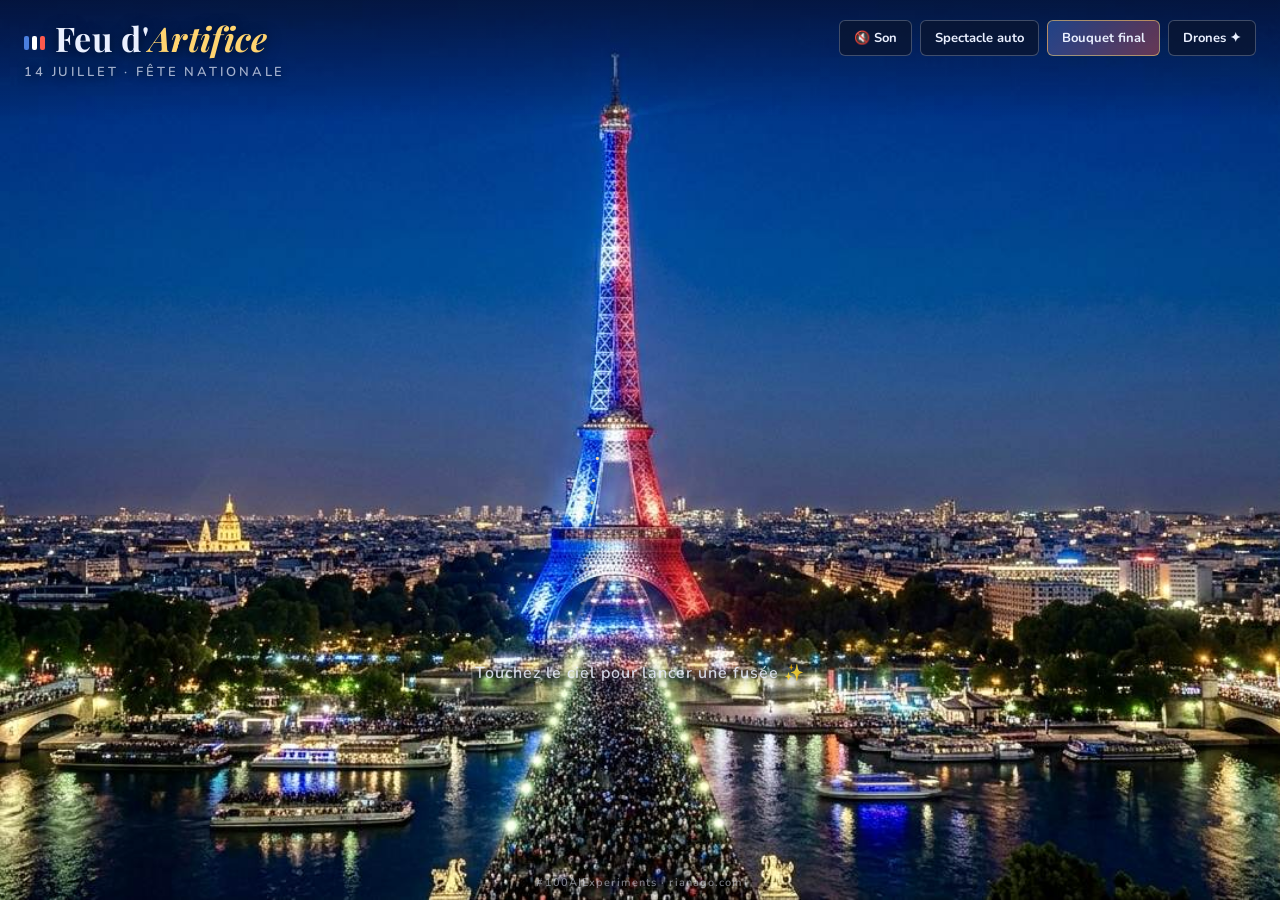
<file: feu-artifice.html>
<!DOCTYPE html>
<html lang="fr">
<head>
<meta charset="UTF-8">
<meta name="viewport" content="width=device-width, initial-scale=1.0, user-scalable=no">
<title>Feu d'Artifice — 14 Juillet</title>
<link rel="preconnect" href="https://fonts.googleapis.com">
<link rel="preconnect" href="https://fonts.gstatic.com" crossorigin>
<link href="https://fonts.googleapis.com/css2?family=Playfair+Display:ital,wght@0,500;0,700;1,500&family=Nunito:wght@400;600;700&display=swap" rel="stylesheet">
<style>
  :root {
    --bleu: #4A7FE0;
    --rouge: #FF5A4E;
    --gold: #FFD470;
    --ink: #EAF0FF;
    --radius: 6px;
  }
  * { margin: 0; padding: 0; box-sizing: border-box; }
  html, body { height: 100%; overflow: hidden; background: #060B1A; }
  body {
    font-family: 'Nunito', sans-serif; color: var(--ink);
    background-image: url("[data-uri]");
    background-size: cover;
    background-position: center bottom;
    background-repeat: no-repeat;
  }
  #sky { position: fixed; inset: 0; display: block; cursor: crosshair; touch-action: manipulation; }

  header {
    position: fixed; top: 0; left: 0; right: 0;
    padding: 20px 24px 40px;
    display: flex; justify-content: space-between; align-items: flex-start;
    pointer-events: none;
    background: linear-gradient(to bottom, rgba(6,11,26,0.6), transparent);
    z-index: 3;
  }
  .title-block { pointer-events: none; }
  h1 {
    font-family: 'Playfair Display', serif;
    font-weight: 700; font-size: clamp(22px, 4vw, 34px);
    letter-spacing: 0.01em; line-height: 1.1;
    text-shadow: 0 2px 14px rgba(0,0,0,0.7);
  }
  h1 .accent { color: var(--gold); font-style: italic; }
  .subtitle {
    font-size: clamp(11px, 1.6vw, 13px); font-weight: 600;
    letter-spacing: 0.22em; text-transform: uppercase;
    color: rgba(234,240,255,0.7); margin-top: 6px;
    text-shadow: 0 1px 8px rgba(0,0,0,0.7);
  }
  .tricolore { display: inline-flex; gap: 3px; margin-right: 10px; vertical-align: middle; }
  .tricolore i { width: 5px; height: 14px; border-radius: 2px; display: block; }
  .tricolore i:nth-child(1) { background: var(--bleu); }
  .tricolore i:nth-child(2) { background: #fff; }
  .tricolore i:nth-child(3) { background: var(--rouge); }

  .controls { display: flex; gap: 8px; flex-wrap: wrap; justify-content: flex-end; pointer-events: auto; }
  button {
    font-family: 'Nunito', sans-serif; font-weight: 700; font-size: 13px;
    color: var(--ink);
    background: rgba(10,20,45,0.7);
    border: 1px solid rgba(234,240,255,0.25);
    border-radius: var(--radius);
    padding: 8px 14px;
    cursor: pointer;
    backdrop-filter: blur(6px);
    transition: background 0.2s, border-color 0.2s, transform 0.1s;
  }
  button:hover { background: rgba(30,48,92,0.85); border-color: rgba(234,240,255,0.5); }
  button:active { transform: scale(0.97); }
  button:focus-visible { outline: 2px solid var(--gold); outline-offset: 2px; }
  button.on { border-color: var(--gold); color: var(--gold); }
  button.finale {
    background: linear-gradient(135deg, rgba(74,127,224,0.4), rgba(255,90,78,0.4));
    border-color: rgba(255,212,112,0.55);
  }
  button.finale:hover { border-color: var(--gold); }

  #hint {
    position: fixed; bottom: 24vh; left: 50%; transform: translateX(-50%);
    font-size: clamp(13px, 2vw, 16px); font-weight: 600;
    letter-spacing: 0.06em;
    color: rgba(234,240,255,0.85);
    text-shadow: 0 2px 12px rgba(0,0,0,0.8);
    pointer-events: none;
    animation: breathe 2.6s ease-in-out infinite;
    transition: opacity 1s;
    z-index: 2;
    text-align: center; padding: 0 20px;
  }
  #hint.hidden { opacity: 0; }
  @keyframes breathe { 0%,100% { opacity: 0.55; } 50% { opacity: 1; } }

  footer {
    position: fixed; bottom: 10px; left: 0; right: 0;
    text-align: center; font-size: 11px; font-weight: 600;
    letter-spacing: 0.1em;
    color: rgba(234,240,255,0.5);
    text-shadow: 0 1px 6px rgba(0,0,0,0.8);
    pointer-events: none; z-index: 3;
  }

  #btnMenu {
    display: none;
    font-size: 20px; line-height: 1;
    padding: 8px 12px;
    pointer-events: auto;
  }

  @media (prefers-reduced-motion: reduce) { #hint { animation: none; } }
  @media (max-width: 640px) {
    header { padding: 14px 16px 30px; align-items: center; }
    #btnMenu { display: block; }
    .controls {
      display: none;
      position: fixed; top: 62px; right: 12px;
      flex-direction: column; align-items: stretch;
      gap: 8px;
      background: rgba(6,11,26,0.92);
      border: 1px solid rgba(234,240,255,0.2);
      border-radius: 10px;
      padding: 12px;
      backdrop-filter: blur(10px);
      box-shadow: 0 8px 30px rgba(0,0,0,0.5);
    }
    .controls.open { display: flex; }
    .controls button { text-align: left; }
    #hint { bottom: 30vh; }
  }
</style>
</head>
<body>
<canvas id="sky"></canvas>

<header>
  <div class="title-block">
    <h1><span class="tricolore"><i></i><i></i><i></i></span>Feu d'<span class="accent">Artifice</span></h1>
    <div class="subtitle" id="subtitle">14 juillet · Fête nationale</div>
  </div>
  <button id="btnMenu" aria-label="Menu" aria-expanded="false">☰</button>
  <div class="controls" id="controls">
    <button id="btnSound" aria-pressed="false">🔇 <span>Son</span></button>
    <button id="btnAuto" aria-pressed="false"><span>Spectacle auto</span></button>
    <button id="btnFinale" class="finale"><span>Bouquet final</span></button>
    <button id="btnDrones"><span>Drones ✦</span></button>
  </div>
</header>

<div id="hint">Touchez le ciel pour lancer une fusée ✨</div>
<footer id="credit">#100AIExperiments · rianago.com</footer>

<script>
'use strict';

/* ============================== Canvas ============================== */
const canvas = document.getElementById('sky');
const ctx = canvas.getContext('2d');
let W = 0, H = 0, DPR = 1;
const reducedMotion = window.matchMedia('(prefers-reduced-motion: reduce)').matches;

function resize() {
  DPR = Math.min(window.devicePixelRatio || 1, 2);
  W = window.innerWidth; H = window.innerHeight;
  canvas.width = W * DPR; canvas.height = H * DPR;
  canvas.style.width = W + 'px'; canvas.style.height = H + 'px';
  ctx.setTransform(DPR, 0, 0, DPR, 0, 0);
}
window.addEventListener('resize', resize);

/* ============================== Palette ============================== */
// Matched to the reference: gold-dominant, with red, silver-white,
// ice blue, and a hint of pale green. No rainbow tones.
const COLORS = {
  gold:   { h: 42,  s: 95, l: 66 },
  blanc:  { h: 220, s: 25, l: 92 },   // silver-white
  rouge:  { h: 4,   s: 90, l: 60 },
  bleu:   { h: 205, s: 70, l: 70 },   // icy blue
  vert:   { h: 140, s: 45, l: 68 }    // pale silvery green
};
// Weighted: gold and silver dominate, like a real show
const PALETTE = [
  COLORS.gold, COLORS.gold, COLORS.gold,
  COLORS.blanc, COLORS.blanc,
  COLORS.rouge, COLORS.rouge,
  COLORS.bleu,
  COLORS.vert
];
const TRICOLORE = [COLORS.bleu, COLORS.blanc, COLORS.rouge];
function hsl(c, l, a) {
  return `hsla(${c.h},${c.s}%,${l !== undefined ? l : c.l}%,${a !== undefined ? a : 1})`;
}
const rand = (a, b) => a + Math.random() * (b - a);
const pick = arr => arr[Math.floor(Math.random() * arr.length)];

/* ============================== Audio ============================== */
let audioCtx = null, masterGain = null, soundOn = false;

function initAudio() {
  if (audioCtx) return;
  audioCtx = new (window.AudioContext || window.webkitAudioContext)();
  masterGain = audioCtx.createGain();
  masterGain.gain.value = 0.5;
  masterGain.connect(audioCtx.destination);
}

function noiseBuffer(duration) {
  const len = Math.floor(audioCtx.sampleRate * duration);
  const buf = audioCtx.createBuffer(1, len, audioCtx.sampleRate);
  const data = buf.getChannelData(0);
  for (let i = 0; i < len; i++) data[i] = Math.random() * 2 - 1;
  return buf;
}

function playLaunch() {
  if (!soundOn || !audioCtx) return;
  const t = audioCtx.currentTime;
  const src = audioCtx.createBufferSource();
  src.buffer = noiseBuffer(0.7);
  const bp = audioCtx.createBiquadFilter();
  bp.type = 'bandpass'; bp.Q.value = 9;
  bp.frequency.setValueAtTime(600, t);
  bp.frequency.exponentialRampToValueAtTime(2400, t + 0.65);
  const g = audioCtx.createGain();
  g.gain.setValueAtTime(0.05, t);
  g.gain.exponentialRampToValueAtTime(0.012, t + 0.65);
  src.connect(bp); bp.connect(g); g.connect(masterGain);
  src.start(t); src.stop(t + 0.7);
}

function playBoom(size) {
  if (!soundOn || !audioCtx) return;
  const t = audioCtx.currentTime;
  const osc = audioCtx.createOscillator();
  osc.type = 'sine';
  osc.frequency.setValueAtTime(130, t);
  osc.frequency.exponentialRampToValueAtTime(32, t + 0.38);
  const og = audioCtx.createGain();
  og.gain.setValueAtTime(0.55 * size, t);
  og.gain.exponentialRampToValueAtTime(0.001, t + 0.42);
  osc.connect(og); og.connect(masterGain);
  osc.start(t); osc.stop(t + 0.48);
  const src = audioCtx.createBufferSource();
  src.buffer = noiseBuffer(1.4);
  const lp = audioCtx.createBiquadFilter();
  lp.type = 'lowpass';
  lp.frequency.setValueAtTime(5500, t);
  lp.frequency.exponentialRampToValueAtTime(280, t + 1.2);
  const g = audioCtx.createGain();
  g.gain.setValueAtTime(0.45 * size, t);
  g.gain.exponentialRampToValueAtTime(0.001, t + 1.3);
  src.connect(lp); lp.connect(g); g.connect(masterGain);
  src.start(t); src.stop(t + 1.4);
}

function playCrackle() {
  if (!soundOn || !audioCtx) return;
  const t0 = audioCtx.currentTime;
  for (let i = 0; i < 14; i++) {
    const t = t0 + rand(0, 1.0);
    const src = audioCtx.createBufferSource();
    src.buffer = noiseBuffer(0.03);
    const hp = audioCtx.createBiquadFilter();
    hp.type = 'highpass'; hp.frequency.value = 3000;
    const g = audioCtx.createGain();
    g.gain.setValueAtTime(0.07, t);
    g.gain.exponentialRampToValueAtTime(0.001, t + 0.03);
    src.connect(hp); hp.connect(g); g.connect(masterGain);
    src.start(t); src.stop(t + 0.04);
  }
}

/* ============================== Fireworks ============================== */
const rockets = [];
const particles = [];
const smoke = [];
const MAX_PARTICLES = reducedMotion ? 1200 : 4200;
const MAX_SMOKE = reducedMotion ? 24 : 70;
const SHELLS = ['peony', 'peony', 'tricolore', 'willow', 'crackle', 'chrys', 'double', 'palm'];

function spawnSmoke(x, y, color, amount) {
  const n = Math.floor(amount * (reducedMotion ? 0.5 : 1));
  for (let i = 0; i < n; i++) {
    const a = rand(0, Math.PI * 2);
    const d = rand(0, 40);
    smoke.push({
      x: x + Math.cos(a) * d,
      y: y + Math.sin(a) * d,
      vx: rand(-0.25, 0.35),          // slight drift, light breeze to the right
      vy: rand(-0.35, -0.08),         // smoke rises slowly
      r: rand(14, 30),                // starting radius
      growth: rand(0.10, 0.22),       // expands over time
      life: 1,
      decay: rand(0.0018, 0.0032),    // lingers several seconds
      tint: color                      // faint color memory of the burst
    });
  }
  if (smoke.length > MAX_SMOKE) smoke.splice(0, smoke.length - MAX_SMOKE);
}

function launch(tx, ty, forcedShell) {
  const sx = rand(W * 0.2, W * 0.8);
  rockets.push({
    x: sx, y: H,
    tx, ty: Math.max(ty, H * 0.08),
    vx: (tx - sx) / 80,
    vy: -rand(10, 12.5),
    shell: forcedShell || pick(SHELLS),
    color: pick(PALETTE),
    color2: pick(PALETTE),
    trail: []
  });
  playLaunch();
}

function burst(x, y, color, opts) {
  const n = Math.floor(opts.count * (reducedMotion ? 0.45 : 1));
  for (let i = 0; i < n; i++) {
    const a = opts.ring ? (i / n) * Math.PI * 2 + rand(-0.03, 0.03) : rand(0, Math.PI * 2);
    const s = opts.ring ? opts.speed : rand(opts.speed * 0.3, opts.speed);
    particles.push(makeParticle(x, y, Math.cos(a) * s, Math.sin(a) * s,
      opts.multi ? pick(PALETTE) : color, opts));
  }
}

function explode(r) {
  const x = r.x, y = r.y;

  if (r.shell === 'tricolore') {
    burst(x, y, COLORS.bleu,  { count: 60, speed: 8.2, ring: true, decay: rand(0.007,0.010), gravity: 0.030, drag: 0.985, size: 2.6 });
    burst(x, y, COLORS.blanc, { count: 52, speed: 5.8, ring: true, decay: rand(0.007,0.010), gravity: 0.030, drag: 0.985, size: 2.4 });
    burst(x, y, COLORS.rouge, { count: 44, speed: 3.4, ring: true, decay: rand(0.007,0.010), gravity: 0.030, drag: 0.985, size: 2.4 });
    playBoom(1.25);
  } else if (r.shell === 'willow') {
    burst(x, y, COLORS.gold, { count: 110, speed: 7, decay: rand(0.0028,0.005), gravity: 0.05, drag: 0.992, size: 2.1, trail: true });
    playBoom(1);
  } else if (r.shell === 'crackle') {
    burst(x, y, COLORS.blanc, { count: 90, speed: 8.5, decay: rand(0.010,0.016), gravity: 0.032, drag: 0.978, size: 2.4, crackle: true });
    playBoom(1.1);
    playCrackle();
  } else if (r.shell === 'chrys') {
    burst(x, y, r.color, { count: 130, speed: 9, decay: rand(0.006,0.010), gravity: 0.034, drag: 0.984, size: 2.3, trail: true });
    playBoom(1.15);
  } else if (r.shell === 'double') {
    // Two-tone double break: outer sphere one color, delayed inner pistil another
    burst(x, y, r.color, { count: 110, speed: 9.5, decay: rand(0.007,0.010), gravity: 0.032, drag: 0.983, size: 2.4 });
    const c2 = r.color2;
    setTimeout(() => {
      burst(x, y, c2, { count: 60, speed: 4.2, decay: 0.012, gravity: 0.03, drag: 0.982, size: 2.6 });
      playBoom(0.7);
    }, 180);
    playBoom(1.2);
  } else if (r.shell === 'palm') {
    // Thick rising arms with heavy trails
    burst(x, y, pick([COLORS.gold, COLORS.gold, COLORS.rouge]),
      { count: 34, speed: 8, decay: rand(0.005,0.008), gravity: 0.055, drag: 0.993, size: 3.4, trail: true });
    playBoom(1.1);
  } else { // peony — multicolor half the time
    const multi = Math.random() < 0.5;
    burst(x, y, r.color, { count: 140, speed: 9.5, decay: rand(0.007,0.012), gravity: 0.031, drag: 0.982, size: 2.5, multi });
    playBoom(1.15);
  }
  // Central flash
  particles.push(makeParticle(x, y, 0, 0, COLORS.blanc, {
    decay: 0.07, gravity: 0, drag: 1, size: 38, flash: true
  }));
  // Smoke plume left hanging where the shell broke
  spawnSmoke(x, y, r.shell === 'willow' || r.shell === 'palm' ? COLORS.gold : r.color, 10);
}

function makeParticle(x, y, vx, vy, color, opts) {
  return {
    x, y, vx, vy, color,
    life: 1,
    decay: opts.decay,
    gravity: opts.gravity,
    drag: opts.drag,
    size: opts.size,
    trail: !!opts.trail,
    crackle: !!opts.crackle,
    flash: !!opts.flash,
    px: x, py: y
  };
}

/* ============================== Drones ============================== */
// Light-drone formations, like the recent July 14 shows:
// a heart, a second Eiffel Tower, and the outline of the Paris map.
const drones = [];
const DRONE_COUNT = reducedMotion ? 110 : 240;
const DRONE_SHAPES = ['heart', 'bridge', 'paris'];
const DRONE_COLORS = {
  heart: { h: 4,   s: 90, l: 62 },   // red heart
  bridge: { h: 210, s: 30, l: 88 },
  paris: { h: 210, s: 30, l: 88 }
};
const D_ICE  = { h: 210, s: 30, l: 88 };   // white structure
const D_BLUE = { h: 212, s: 85, l: 66 };   // bright blue accents
let droneIdx = -1, dronePhase = 'idle', droneTimer = 0;

function samplePolylines(lines, n) {
  // Distribute n drones evenly along a set of polylines, keeping each line's color
  const segs = [];
  let total = 0;
  for (const ln of lines) {
    const m = ln.closed ? ln.pts.length : ln.pts.length - 1;
    for (let i = 0; i < m; i++) {
      const a = ln.pts[i], b = ln.pts[(i + 1) % ln.pts.length];
      const len = Math.hypot(b.x - a.x, b.y - a.y);
      if (len > 0.01) { segs.push({ a, b, len, c: ln.c }); total += len; }
    }
  }
  const out = [];
  for (let i = 0; i < n; i++) {
    let d = ((i + 0.5) / n) * total;
    for (const s of segs) {
      if (d <= s.len) {
        const t = d / s.len;
        out.push({ x: s.a.x + (s.b.x - s.a.x) * t, y: s.a.y + (s.b.y - s.a.y) * t, c: s.c });
        break;
      }
      d -= s.len;
    }
  }
  while (out.length < n) out.push(out[out.length - 1]);
  return out;
}

function shapePoints(name, n) {
  const cx = W * 0.5, cy = H * 0.30, S = Math.min(W, H) * 0.28;

  if (name === 'heart') {
    const pts = [];
    for (let i = 0; i < n; i++) {
      const t = (i / n) * Math.PI * 2;
      const hx = 16 * Math.pow(Math.sin(t), 3);
      const hy = 13 * Math.cos(t) - 5 * Math.cos(2 * t) - 2 * Math.cos(3 * t) - Math.cos(4 * t);
      pts.push({ x: cx + hx * (S / 16), y: cy - hy * (S / 16) });
    }
    return pts;
  }

  if (name === 'bridge') {
    // The spiral aqueduct from the show: a ribbon winding upward,
    // blue deck bands on the front arcs, white arches hanging beneath.
    const lines = [];
    const turns = 2.2;
    const Rx = S * 0.85, Ry = S * 0.26;
    const climb = S * 1.55;
    const yBottom = cy + S * 0.75;
    const P = 150; // path resolution
    // Build the spiral in segments so front (blue deck) and back (white) alternate
    let cur = null, curFront = null;
    for (let i = 0; i <= P; i++) {
      const u = i / P;
      const th = u * turns * Math.PI * 2 - Math.PI / 2;
      const front = Math.sin(th) > 0.25;
      const x = cx + Rx * (1 - 0.18 * u) * Math.cos(th);
      const y = yBottom - climb * u + Ry * Math.sin(th);
      if (front !== curFront) {
        if (cur && cur.pts.length > 1) lines.push(cur);
        cur = { c: front ? D_BLUE : D_ICE, pts: [] };
        curFront = front;
      }
      cur.pts.push({ x, y });
    }
    if (cur && cur.pts.length > 1) lines.push(cur);
    // Hanging arches under the front deck bands
    const archW = S * 0.34, archH = S * 0.30;
    for (let j = 0; j < 8; j++) {
      const u = 0.06 + (j / 8) * 0.88;
      const th = u * turns * Math.PI * 2 - Math.PI / 2;
      if (Math.sin(th) < 0.45) continue; // only under visible deck
      const ax = cx + Rx * (1 - 0.18 * u) * Math.cos(th);
      const ay = yBottom - climb * u + Ry * Math.sin(th);
      const arch = { c: D_ICE, pts: [] };
      for (let m = 0; m <= 8; m++) {
        const t = m / 8;
        arch.pts.push({
          x: ax + (t - 0.5) * archW,
          y: ay + archH - archH * Math.sin(Math.PI * t) * 0.92
        });
      }
      lines.push(arch);
    }
    return samplePolylines(lines, n);
  }

  // paris — the drone map: boundary, Seine in blue, and the arrondissement web
  const N = (x, y) => ({ x: cx + x * S * 1.35, y: cy - y * S * 1.35 });
  const L = (c, arr, closed) => ({ c, closed, pts: arr.map(p => N(p[0], p[1])) });
  const lines = [
    // Le periph
    L(D_ICE, [
      [-1.00,-0.02],[-0.94,0.24],[-0.80,0.42],[-0.55,0.56],[-0.25,0.66],
      [0.08,0.70],[0.40,0.66],[0.68,0.58],[0.90,0.42],[1.02,0.20],
      [1.00,-0.02],[0.90,-0.18],[0.94,-0.32],[0.82,-0.46],[0.55,-0.56],
      [0.25,-0.64],[-0.08,-0.68],[-0.40,-0.62],[-0.66,-0.52],[-0.86,-0.38],
      [-0.98,-0.20]
    ], true),
    // La Seine — bright blue, east to southwest
    L(D_BLUE, [
      [1.00,-0.02],[0.72,-0.08],[0.45,-0.12],[0.20,-0.10],[-0.02,-0.02],
      [-0.25,-0.06],[-0.45,-0.16],[-0.65,-0.30],[-0.85,-0.46],[-0.96,-0.52]
    ]),
    // Inner web of boulevards
    L(D_ICE, [
      [0.40,0.08],[0.20,0.20],[-0.06,0.24],[-0.32,0.16],
      [-0.44,0.00],[-0.34,-0.12],[-0.10,-0.18],[0.18,-0.16],[0.38,-0.06]
    ], true),
    // Radials to the north boundary
    L(D_ICE, [[-0.32,0.16],[-0.48,0.58]]),
    L(D_ICE, [[-0.06,0.24],[-0.10,0.67]]),
    L(D_ICE, [[0.20,0.20],[0.30,0.67]]),
    L(D_ICE, [[0.40,0.08],[0.72,0.55]]),
    // East-west connectors
    L(D_ICE, [[-0.44,0.00],[-0.98,-0.02]]),
    L(D_ICE, [[0.40,0.08],[0.75,0.12],[1.00,0.10]]),
    // Radials to the south
    L(D_ICE, [[-0.34,-0.12],[-0.52,-0.56]]),
    L(D_ICE, [[-0.10,-0.18],[-0.14,-0.66]]),
    L(D_ICE, [[0.18,-0.16],[0.30,-0.62]]),
    L(D_ICE, [[0.38,-0.06],[0.62,-0.52]]),
    // A couple of inner crossings for the arrondissement cells
    L(D_ICE, [[-0.06,0.24],[0.00,-0.02],[-0.10,-0.18]]),
    L(D_ICE, [[-0.70,0.30],[-0.32,0.16]]),
    L(D_ICE, [[0.55,-0.30],[0.18,-0.16]])
  ];
  return samplePolylines(lines, n);
}

function setDroneTargets(name) {
  const pts = shapePoints(name, drones.length);
  const color = DRONE_COLORS[name];
  drones.forEach((d, i) => { d.tx = pts[i].x; d.ty = pts[i].y; d.color = pts[i].c || color; });
}

function startDroneShow() {
  hideHint();
  if (dronePhase !== 'idle') { advanceDrones(); return; } // press again = next shape
  drones.length = 0;
  // take off from behind the tower base, staggered
  for (let i = 0; i < DRONE_COUNT; i++) {
    drones.push({
      x: W * 0.5 + rand(-W * 0.12, W * 0.12),
      y: H + rand(10, 160),
      tx: 0, ty: 0,
      color: DRONE_COLORS.heart,
      flicker: rand(0, Math.PI * 2)
    });
  }
  droneIdx = 0;
  setDroneTargets(DRONE_SHAPES[0]);
  dronePhase = 'assembling';
  droneTimer = 0;
}

function advanceDrones() {
  droneIdx++;
  if (droneIdx >= DRONE_SHAPES.length) {
    dronePhase = 'leaving';
    drones.forEach(d => { d.tx = d.x + rand(-60, 60); d.ty = H + 200; });
  } else {
    setDroneTargets(DRONE_SHAPES[droneIdx]);
    dronePhase = 'assembling';
    droneTimer = 0;
  }
}

function updateDrones(dt, now) {
  if (dronePhase === 'idle') return;
  droneTimer += dt;

  for (const d of drones) {
    d.x += (d.tx - d.x) * 0.035 * dt;
    d.y += (d.ty - d.y) * 0.035 * dt;
  }
  if (dronePhase === 'assembling' && droneTimer > 170) { dronePhase = 'holding'; droneTimer = 0; }
  else if (dronePhase === 'holding' && droneTimer > 300) { advanceDrones(); }
  else if (dronePhase === 'leaving' && droneTimer > 220) { dronePhase = 'idle'; drones.length = 0; }

  // Render: steady glowing dots, gentle shimmer
  for (const d of drones) {
    const tw = 0.75 + Math.sin(now / 300 + d.flicker) * 0.25;
    ctx.fillStyle = hsl(d.color, undefined, 0.16 * tw);
    ctx.beginPath();
    ctx.arc(d.x, d.y, 4.5, 0, Math.PI * 2);
    ctx.fill();
    ctx.fillStyle = hsl(d.color, Math.min(d.color.l + 20, 90), 0.95 * tw);
    ctx.beginPath();
    ctx.arc(d.x, d.y, 1.5, 0, Math.PI * 2);
    ctx.fill();
  }
}

/* ============================== Modes ============================== */
let autoMode = false, autoTimer = 0;
let finaleQueue = 0, finaleTimer = 0;

function startFinale() {
  finaleQueue = reducedMotion ? 14 : 26;
  hideHint();
}

/* ============================== Loop ============================== */
let last = performance.now();

function frame(now) {
  const dt = Math.min((now - last) / 16.67, 3);
  last = now;

  // Fade previous frame toward transparent (photo shows through)
  ctx.globalCompositeOperation = 'destination-out';
  ctx.fillStyle = 'rgba(0,0,0,0.15)';
  ctx.fillRect(0, 0, W, H);

  // Auto mode
  if (autoMode && finaleQueue === 0) {
    autoTimer -= dt;
    if (autoTimer <= 0) {
      launch(rand(W * 0.15, W * 0.85), rand(H * 0.10, H * 0.42));
      autoTimer = rand(38, 85);
    }
  }
  // Finale
  if (finaleQueue > 0) {
    finaleTimer -= dt;
    if (finaleTimer <= 0) {
      launch(rand(W * 0.1, W * 0.9), rand(H * 0.08, H * 0.48),
             finaleQueue === 1 ? 'tricolore' : undefined);
      finaleQueue--;
      finaleTimer = rand(5, 14);
    }
  }

  // Smoke: soft, slow, drawn under the sparks (normal blending, not additive)
  ctx.globalCompositeOperation = 'source-over';
  for (let i = smoke.length - 1; i >= 0; i--) {
    const s = smoke[i];
    s.x += s.vx * dt;
    s.y += s.vy * dt;
    s.r += s.growth * dt;
    s.life -= s.decay * dt;
    if (s.life <= 0) { smoke.splice(i, 1); continue; }
    // Rises then thins: opacity peaks early, fades long
    const a = Math.min(s.life, 0.85) * 0.13;
    const g = ctx.createRadialGradient(s.x, s.y, 0, s.x, s.y, s.r);
    // faint tint of the burst color in the core, neutral gray at the edge
    g.addColorStop(0, `hsla(${s.tint.h},${Math.round(s.tint.s*0.25)}%,72%,${a})`);
    g.addColorStop(0.6, `rgba(165,170,185,${a * 0.7})`);
    g.addColorStop(1, 'rgba(165,170,185,0)');
    ctx.fillStyle = g;
    ctx.beginPath();
    ctx.arc(s.x, s.y, s.r, 0, Math.PI * 2);
    ctx.fill();
  }

  ctx.globalCompositeOperation = 'lighter';

  // Rockets
  for (let i = rockets.length - 1; i >= 0; i--) {
    const r = rockets[i];
    r.x += r.vx * dt;
    r.y += r.vy * dt;
    r.vy += 0.015 * dt;
    ctx.fillStyle = hsl(COLORS.gold, 82, 0.95);
    ctx.beginPath();
    ctx.arc(r.x + rand(-1, 1), r.y, 1.6, 0, Math.PI * 2);
    ctx.fill();
    if (r.y <= r.ty || r.vy > -1.5) {
      explode(r);
      rockets.splice(i, 1);
    }
  }

  // Particles
  if (particles.length > MAX_PARTICLES) particles.splice(0, particles.length - MAX_PARTICLES);
  for (let i = particles.length - 1; i >= 0; i--) {
    const p = particles[i];
    p.px = p.x; p.py = p.y;
    p.vx *= Math.pow(p.drag, dt);
    p.vy = p.vy * Math.pow(p.drag, dt) + p.gravity * dt;
    p.x += p.vx * dt;
    p.y += p.vy * dt;
    p.life -= p.decay * dt;
    if (p.life <= 0) { particles.splice(i, 1); continue; }

    if (p.flash) {
      ctx.fillStyle = hsl(p.color, 96, p.life * 0.7);
      ctx.beginPath();
      ctx.arc(p.x, p.y, p.size * p.life, 0, Math.PI * 2);
      ctx.fill();
      continue;
    }
    const alpha = p.life;
    // Subtle comet tail: short stretch along the velocity, so the color stays dominant
    const speed = Math.hypot(p.vx, p.vy);
    const tail = p.trail ? 3 : 1.2 + speed * 0.35;
    ctx.strokeStyle = hsl(p.color, undefined, alpha);
    ctx.lineCap = 'round';
    ctx.lineWidth = p.size * (0.35 + p.life * 0.65);
    ctx.beginPath();
    ctx.moveTo(p.x - p.vx * tail, p.y - p.vy * tail);
    ctx.lineTo(p.x, p.y);
    ctx.stroke();
    // Head: a brighter tint of the same color, not white
    if (p.life > 0.45) {
      ctx.fillStyle = hsl(p.color, Math.min(p.color.l + 18, 88), alpha * 0.6);
      ctx.beginPath();
      ctx.arc(p.x, p.y, Math.max(0.7, p.size * 0.4 * p.life), 0, Math.PI * 2);
      ctx.fill();
    }
    if (p.crackle && Math.random() < 0.08 * dt) {
      ctx.fillStyle = hsl(COLORS.gold, 88, 1);
      ctx.beginPath();
      ctx.arc(p.x + rand(-4, 4), p.y + rand(-4, 4), 1.3, 0, Math.PI * 2);
      ctx.fill();
    }
  }

  // Drones (drawn over the fireworks, steady lights)
  updateDrones(dt, now);

  requestAnimationFrame(frame);
}

/* ============================== UI ============================== */
const btnSound = document.getElementById('btnSound');
const btnAuto = document.getElementById('btnAuto');
const btnFinale = document.getElementById('btnFinale');
const btnDrones = document.getElementById('btnDrones');
const btnMenu = document.getElementById('btnMenu');
const controls = document.getElementById('controls');
const hint = document.getElementById('hint');
let hintHidden = false;

function hideHint() {
  if (!hintHidden) { hint.classList.add('hidden'); hintHidden = true; }
}

btnSound.addEventListener('click', () => {
  initAudio();
  if (audioCtx.state === 'suspended') audioCtx.resume();
  soundOn = !soundOn;
  btnSound.classList.toggle('on', soundOn);
  btnSound.setAttribute('aria-pressed', soundOn);
  btnSound.firstChild.textContent = soundOn ? '🔊 ' : '🔇 ';
});

btnAuto.addEventListener('click', () => {
  autoMode = !autoMode;
  btnAuto.classList.toggle('on', autoMode);
  btnAuto.setAttribute('aria-pressed', autoMode);
  if (autoMode) { autoTimer = 0; hideHint(); }
});

btnFinale.addEventListener('click', startFinale);
btnDrones.addEventListener('click', startDroneShow);

btnMenu.addEventListener('click', () => {
  const open = controls.classList.toggle('open');
  btnMenu.setAttribute('aria-expanded', open);
});
// Close the mobile menu after choosing an action
controls.addEventListener('click', () => {
  if (controls.classList.contains('open')) {
    controls.classList.remove('open');
    btnMenu.setAttribute('aria-expanded', 'false');
  }
});

canvas.addEventListener('pointerdown', e => {
  if (audioCtx && audioCtx.state === 'suspended') audioCtx.resume();
  launch(e.clientX, e.clientY);
  hideHint();
});

// Init
resize();
setTimeout(() => launch(W * 0.5, H * 0.22, 'tricolore'), 700);
requestAnimationFrame(frame);
</script>
</body>
</html>
</file>
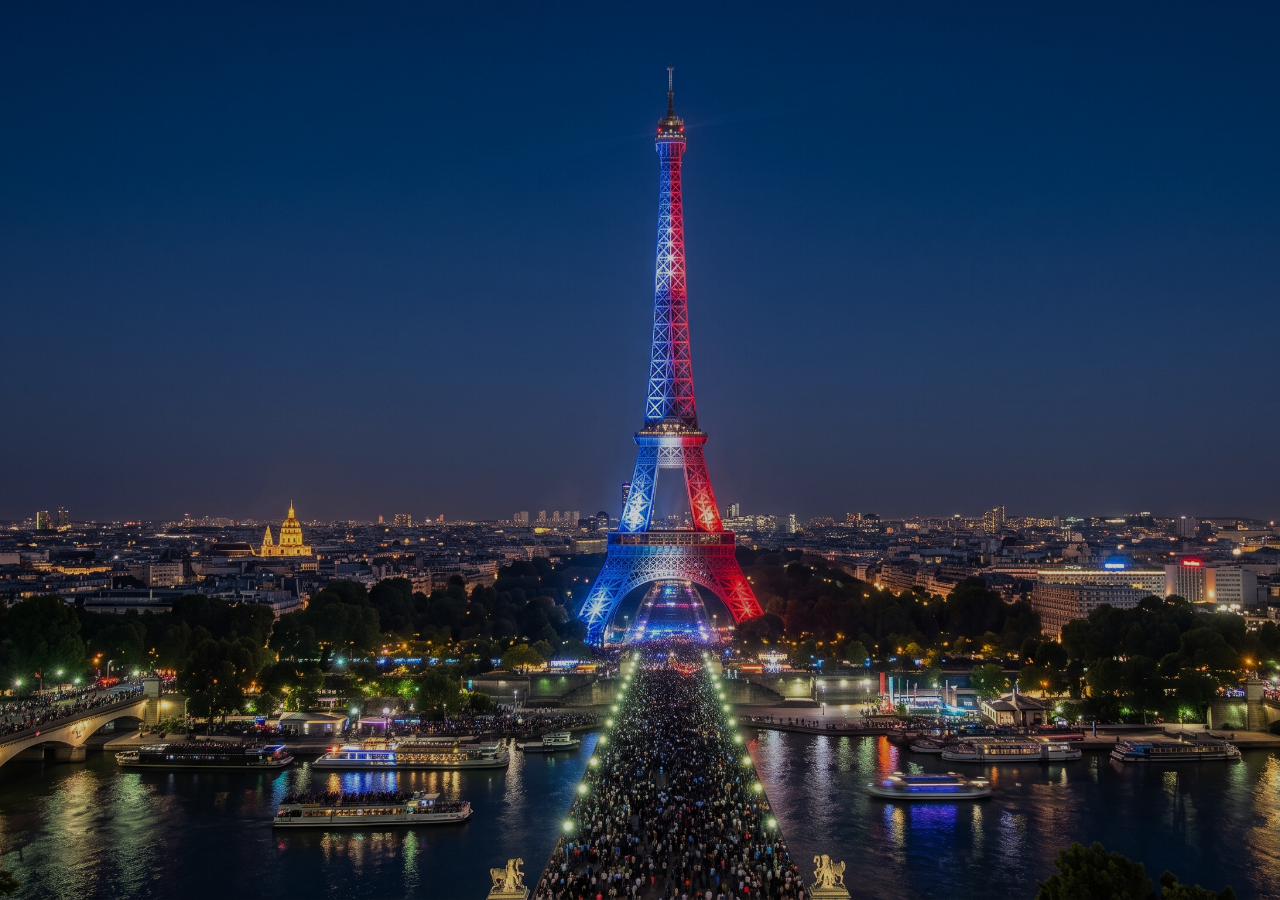
<file: FeuArtifice.html>
<!doctype html>
<html>
<head>
<meta charset="UTF-8"><meta name="viewport" content="width=device-width, initial-scale=1.0">
<title>Feu d'Artifice Bastille</title>
<style>
  body{margin:0;overflow:hidden;background:#000}
  #bg{position:fixed;top:0;left:0;width:100%;height:100%;object-fit:cover;z-index:0;opacity:.8}
  canvas{position:fixed;top:0;left:0;width:100%;height:100%;z-index:1}
</style>
</head>
<body>
<img id="bg" src="EiffelFireworks.png" >
<canvas id="c"></canvas>

<script>
const c=document.getElementById('c'),ctx=c.getContext('2d');
let w,h,fx=[],ps=[],sm=[],ac=new(AudioContext||webkitAudioContext);
const cols=['#ed2939','#ffffff','#002395'];

function resize(){w=c.width=innerWidth;h=c.height=innerHeight}
function boom(){const o=ac.createOscillator(),g=ac.createGain();o.type='sine';o.frequency.value=60;g.gain.value=.2;o.connect(g);g.connect(ac.destination);o.start();o.stop(ac.currentTime+.5);g.gain.exponentialRampToValueAtTime(.01,ac.currentTime+.5)}
function launch(){const o=ac.createOscillator(),g=ac.createGain();o.type='sine';o.frequency.setValueAtTime(250,ac.currentTime);o.frequency.exponentialRampToValueAtTime(450,ac.currentTime+.12);g.gain.setValueAtTime(.05,ac.currentTime);g.gain.exponentialRampToValueAtTime(.001,ac.currentTime+.12);o.connect(g);g.connect(ac.destination);o.start();o.stop(ac.currentTime+.12)}
function crackle(){const b=ac.createBuffer(1,ac.sampleRate*.2,ac.sampleRate),d=b.getChannelData(0);for(let i=0;i<d.length;i++)d[i]=Math.random()*.5-0.25;const s=ac.createBufferSource(),g=ac.createGain();s.buffer=b;g.gain.value=.1;s.connect(g);g.connect(ac.destination);s.start()}

class Firework{constructor(x,y,tx,ty){this.x=x;this.y=y;this.tx=tx;this.ty=ty;this.vx=(tx-x)/55;this.vy=(ty-y)/55;this.life=0}update(){this.x+=this.vx;this.y+=this.vy;this.vy+=.015;this.life++;const d=Math.hypot(this.tx-this.x,this.ty-this.y);if(d<3||this.life>110){for(let i=0;i<300;i++)ps.push(new Particle(this.x,this.y));boom();crackle();return false}return true}draw(){ctx.beginPath();ctx.arc(this.x,this.y,1.2,0,7);ctx.fillStyle='#fff';ctx.fill()}}
class Particle{constructor(x,y){this.x=x;this.y=y;this.vx=(Math.random()-0.5)*6;this.vy=Math.random()*-4-3;this.size=Math.random()*1.8+1.2;this.life=Math.random()*120+60;this.col=cols[Math.floor(Math.random()*cols.length)];this.g=Math.random()*.02+.02;this.w=Math.random()*2-1}update(){this.vx+=this.w*.01;this.vy+=this.g;this.x+=this.vx;this.y+=this.vy;this.life--;if(this.life===0)sm.push(new Smoke(this.x,this.y));return this.life>0}draw(){ctx.beginPath();ctx.arc(this.x,this.y,this.size,0,7);ctx.fillStyle=this.col;ctx.fill()}}
class Smoke{constructor(x,y){this.x=x;this.y=y;this.vx=(Math.random()-0.5)*.5;this.vy=Math.random()*.5-1;this.size=Math.random()*4+1;this.life=200;this.a=0}update(){this.x+=this.vx;this.y+=this.vy;this.vx*=.97;this.vy*=.97;this.life--;this.a=Math.min(this.life/200,0.25);this.size+=.01;return this.life>0}draw(){ctx.beginPath();ctx.arc(this.x,this.y,this.size,0,7);ctx.fillStyle=`rgba(180,180,200,${this.a})`;ctx.fill()}}

resize();addEventListener('resize',resize);
addEventListener('click',e=>{fx.push(new Firework(e.clientX,h,e.clientX,Math.random()*.5*h+.15*h));launch()});
addEventListener('touchstart',e=>{e.preventDefault();fx.push(new Firework(e.touches[0].clientX,h,e.touches[0].clientX,Math.random()*.5*h+.15*h));launch()});

function loop(){
  requestAnimationFrame(loop);
  ctx.clearRect(0,0,w,h);
  fx.forEach((f,i)=>{if(!f.update())fx.splice(i,1);else f.draw()});
  ps.forEach((p,i)=>{if(!p.update())ps.splice(i,1);else p.draw()});
  sm.forEach((s,i)=>{if(!s.update())sm.splice(i,1);else s.draw()});
}
loop();
document.addEventListener('click',()=>ac.resume(),{once:true});
</script>
</body>
</html>
</file>
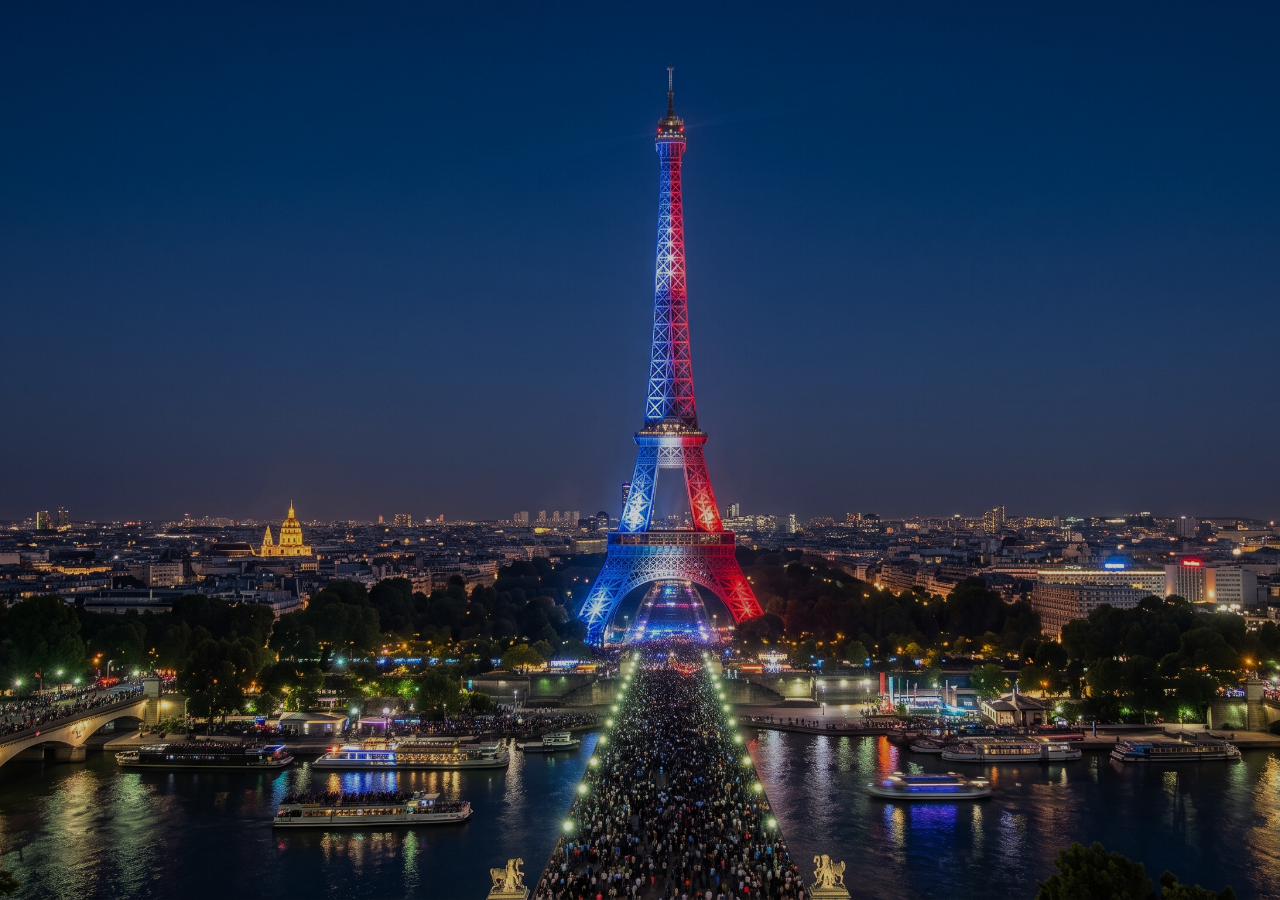
<file: FeuArtifices.html>
<!doctype html>
<html>
<head>
<meta charset="UTF-8"><meta name="viewport" content="width=device-width, initial-scale=1.0">
<title>Feu d'Artifice Bastille</title>
<style>
  body{margin:0;overflow:hidden;background:#000}
  #bg{position:fixed;top:0;left:0;width:100%;height:100%;object-fit:cover;z-index:0;opacity:.8}
  canvas{position:fixed;top:0;left:0;width:100%;height:100%;z-index:1}
</style>
</head>
<body>
<img id="bg" src="EiffelFireworks.png" >
<canvas id="c"></canvas>

<script>
const c=document.getElementById('c'),ctx=c.getContext('2d');
let w,h,fx=[],ps=[],sm=[],ac=new(AudioContext||webkitAudioContext);
const cols=['#ed2939','#ffffff','#002395'];

function resize(){w=c.width=innerWidth;h=c.height=innerHeight}
function boom(){const o=ac.createOscillator(),g=ac.createGain();o.type='sine';o.frequency.value=60;g.gain.value=.2;o.connect(g);g.connect(ac.destination);o.start();o.stop(ac.currentTime+.5);g.gain.exponentialRampToValueAtTime(.01,ac.currentTime+.5)}
function launch(){const o=ac.createOscillator(),g=ac.createGain();o.type='sine';o.frequency.setValueAtTime(250,ac.currentTime);o.frequency.exponentialRampToValueAtTime(450,ac.currentTime+.12);g.gain.setValueAtTime(.05,ac.currentTime);g.gain.exponentialRampToValueAtTime(.001,ac.currentTime+.12);o.connect(g);g.connect(ac.destination);o.start();o.stop(ac.currentTime+.12)}
function crackle(){const b=ac.createBuffer(1,ac.sampleRate*.2,ac.sampleRate),d=b.getChannelData(0);for(let i=0;i<d.length;i++)d[i]=Math.random()*.5-0.25;const s=ac.createBufferSource(),g=ac.createGain();s.buffer=b;g.gain.value=.1;s.connect(g);g.connect(ac.destination);s.start()}

class Firework{constructor(x,y,tx,ty){this.x=x;this.y=y;this.tx=tx;this.ty=ty;this.vx=(tx-x)/55;this.vy=(ty-y)/55;this.life=0}update(){this.x+=this.vx;this.y+=this.vy;this.vy+=.015;this.life++;const d=Math.hypot(this.tx-this.x,this.ty-this.y);if(d<3||this.life>110){for(let i=0;i<300;i++)ps.push(new Particle(this.x,this.y));boom();crackle();return false}return true}draw(){ctx.beginPath();ctx.arc(this.x,this.y,1.2,0,7);ctx.fillStyle='#fff';ctx.fill()}}
class Particle{constructor(x,y){this.x=x;this.y=y;this.vx=(Math.random()-0.5)*6;this.vy=Math.random()*-4-3;this.size=Math.random()*1.8+1.2;this.life=Math.random()*120+60;this.col=cols[Math.floor(Math.random()*cols.length)];this.g=Math.random()*.02+.02;this.w=Math.random()*2-1}update(){this.vx+=this.w*.01;this.vy+=this.g;this.x+=this.vx;this.y+=this.vy;this.life--;if(this.life===0)sm.push(new Smoke(this.x,this.y));return this.life>0}draw(){ctx.beginPath();ctx.arc(this.x,this.y,this.size,0,7);ctx.fillStyle=this.col;ctx.fill()}}
class Smoke{constructor(x,y){this.x=x;this.y=y;this.vx=(Math.random()-0.5)*.5;this.vy=Math.random()*.5-1;this.size=Math.random()*4+1;this.life=200;this.a=0}update(){this.x+=this.vx;this.y+=this.vy;this.vx*=.97;this.vy*=.97;this.life--;this.a=Math.min(this.life/200,0.25);this.size+=.01;return this.life>0}draw(){ctx.beginPath();ctx.arc(this.x,this.y,this.size,0,7);ctx.fillStyle=`rgba(180,180,200,${this.a})`;ctx.fill()}}

resize();addEventListener('resize',resize);
addEventListener('click',e=>{fx.push(new Firework(e.clientX,h,e.clientX,Math.random()*.5*h+.15*h));launch()});
addEventListener('touchstart',e=>{e.preventDefault();fx.push(new Firework(e.touches[0].clientX,h,e.touches[0].clientX,Math.random()*.5*h+.15*h));launch()});

function loop(){
  requestAnimationFrame(loop);
  ctx.clearRect(0,0,w,h);
  fx.forEach((f,i)=>{if(!f.update())fx.splice(i,1);else f.draw()});
  ps.forEach((p,i)=>{if(!p.update())ps.splice(i,1);else p.draw()});
  sm.forEach((s,i)=>{if(!s.update())sm.splice(i,1);else s.draw()});
}
loop();
document.addEventListener('click',()=>ac.resume(),{once:true});
</script>
</body>
</html>
</file>
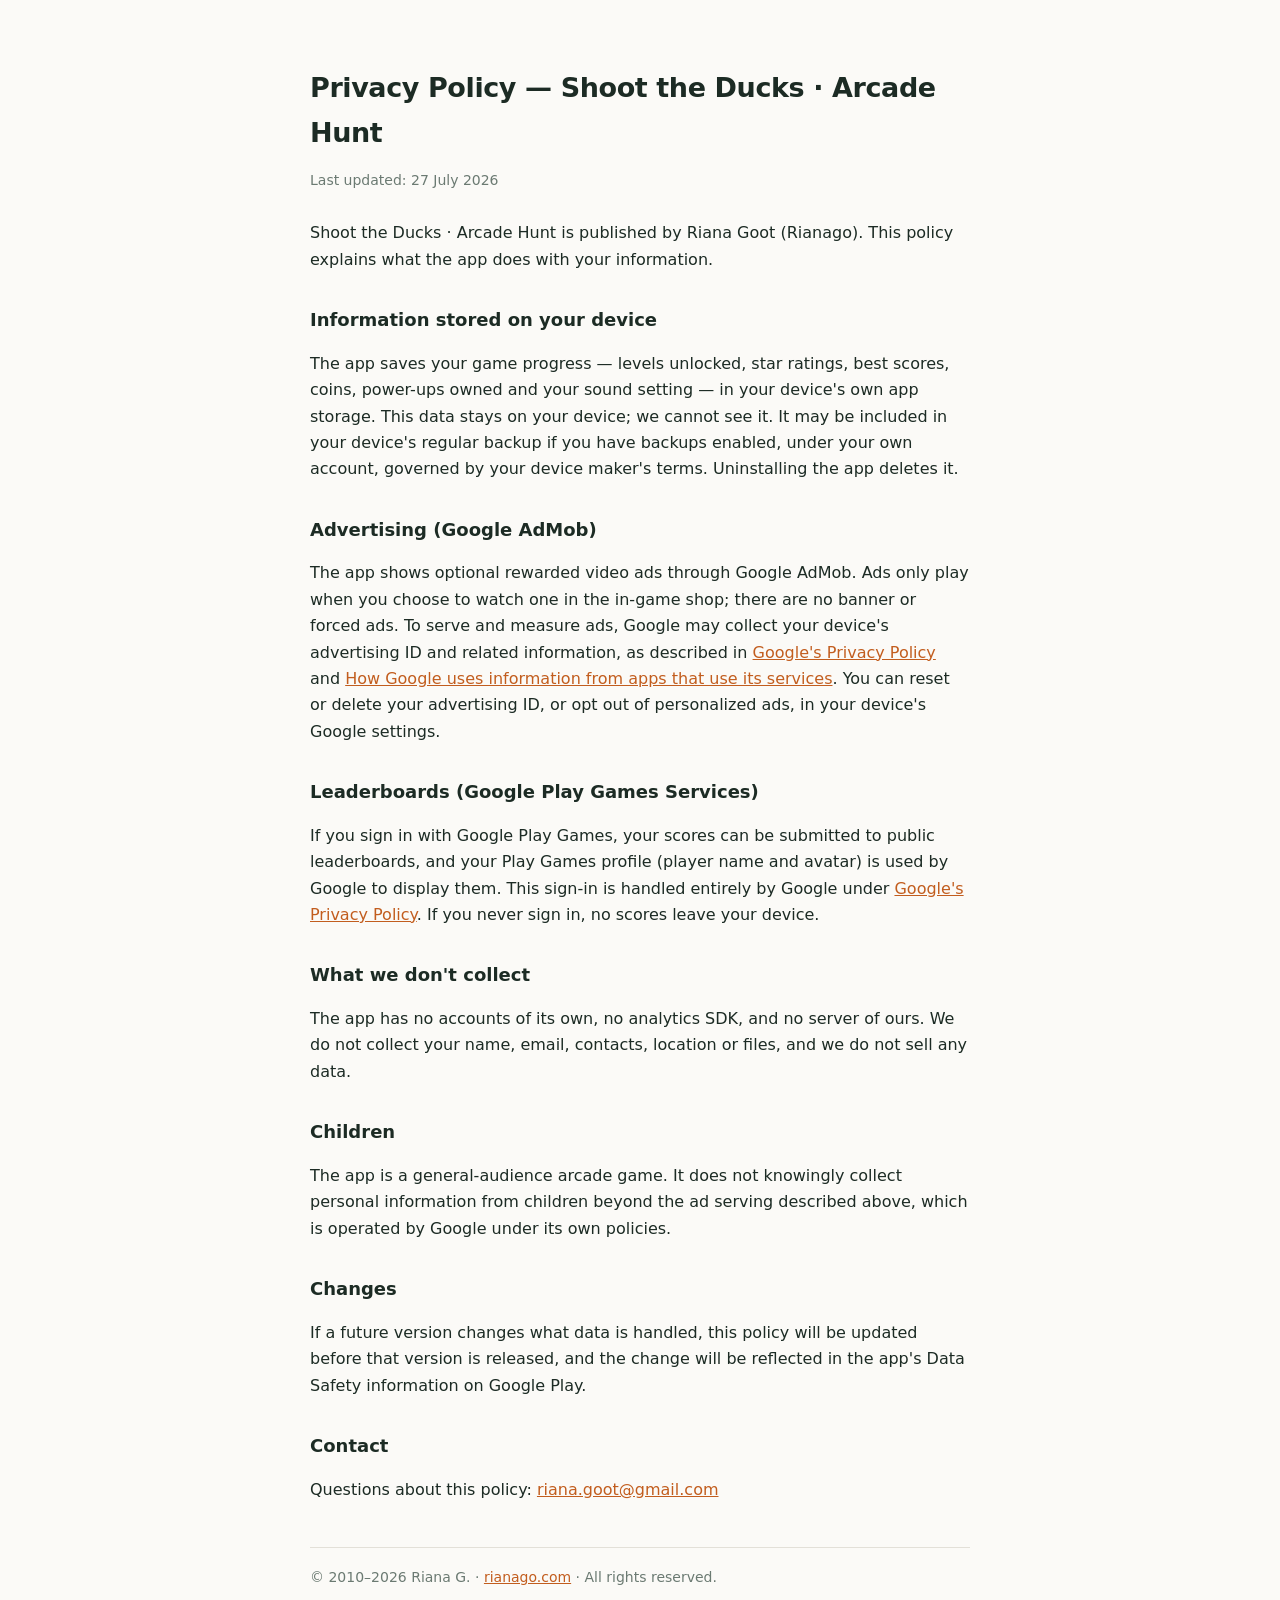
<file: Shoot the ducks/privacy-policy.html>
<!DOCTYPE html>
<html lang="en">
<head>
<meta charset="UTF-8">
<meta name="viewport" content="width=device-width, initial-scale=1">
<title>Shoot the Ducks · Arcade Hunt — Privacy Policy</title>
<style>
  body{max-width:660px;margin:0 auto;padding:48px 22px 80px;
       font:16px/1.65 system-ui,-apple-system,'Segoe UI',Roboto,sans-serif;
       color:#1c2b24;background:#fbfaf7;}
  h1{font-size:27px;letter-spacing:-.4px;margin-bottom:4px;}
  h2{font-size:18px;margin:32px 0 8px;}
  .meta{color:#6b7a72;font-size:14px;margin-bottom:28px;}
  a{color:#c25d1e;}
  footer{margin-top:44px;padding-top:18px;border-top:1px solid #e3e0d8;
         color:#6b7a72;font-size:14px;}
</style>
</head>
<body>

<h1>Privacy Policy — Shoot the Ducks · Arcade Hunt</h1>
<p class="meta">Last updated: 27 July 2026</p>

<p>Shoot the Ducks · Arcade Hunt is published by Riana Goot (Rianago). This
policy explains what the app does with your information.</p>

<h2>Information stored on your device</h2>
<p>The app saves your game progress — levels unlocked, star ratings, best
scores, coins, power-ups owned and your sound setting — in your device's own
app storage. This data stays on your device; we cannot see it. It may be
included in your device's regular backup if you have backups enabled, under
your own account, governed by your device maker's terms. Uninstalling the app
deletes it.</p>

<h2>Advertising (Google AdMob)</h2>
<p>The app shows optional rewarded video ads through Google AdMob. Ads only
play when you choose to watch one in the in-game shop; there are no banner or
forced ads. To serve and measure ads, Google may collect your device's
advertising ID and related information, as described in
<a href="https://policies.google.com/privacy">Google's Privacy Policy</a> and
<a href="https://policies.google.com/technologies/partner-sites">How Google
uses information from apps that use its services</a>. You can reset or delete
your advertising ID, or opt out of personalized ads, in your device's Google
settings.</p>

<h2>Leaderboards (Google Play Games Services)</h2>
<p>If you sign in with Google Play Games, your scores can be submitted to
public leaderboards, and your Play Games profile (player name and avatar) is
used by Google to display them. This sign-in is handled entirely by Google
under <a href="https://policies.google.com/privacy">Google's Privacy
Policy</a>. If you never sign in, no scores leave your device.</p>

<h2>What we don't collect</h2>
<p>The app has no accounts of its own, no analytics SDK, and no server of
ours. We do not collect your name, email, contacts, location or files, and we
do not sell any data.</p>

<h2>Children</h2>
<p>The app is a general-audience arcade game. It does not knowingly collect
personal information from children beyond the ad serving described above,
which is operated by Google under its own policies.</p>

<h2>Changes</h2>
<p>If a future version changes what data is handled, this policy will be
updated before that version is released, and the change will be reflected in
the app's Data Safety information on Google Play.</p>

<h2>Contact</h2>
<p>Questions about this policy: <a href="mailto:riana.goot@gmail.com">riana.goot@gmail.com</a></p>

<footer>© 2010–2026 Riana G. · <a href="https://rianago.com">rianago.com</a> · All rights reserved.</footer>

</body>
</html>
</file>
